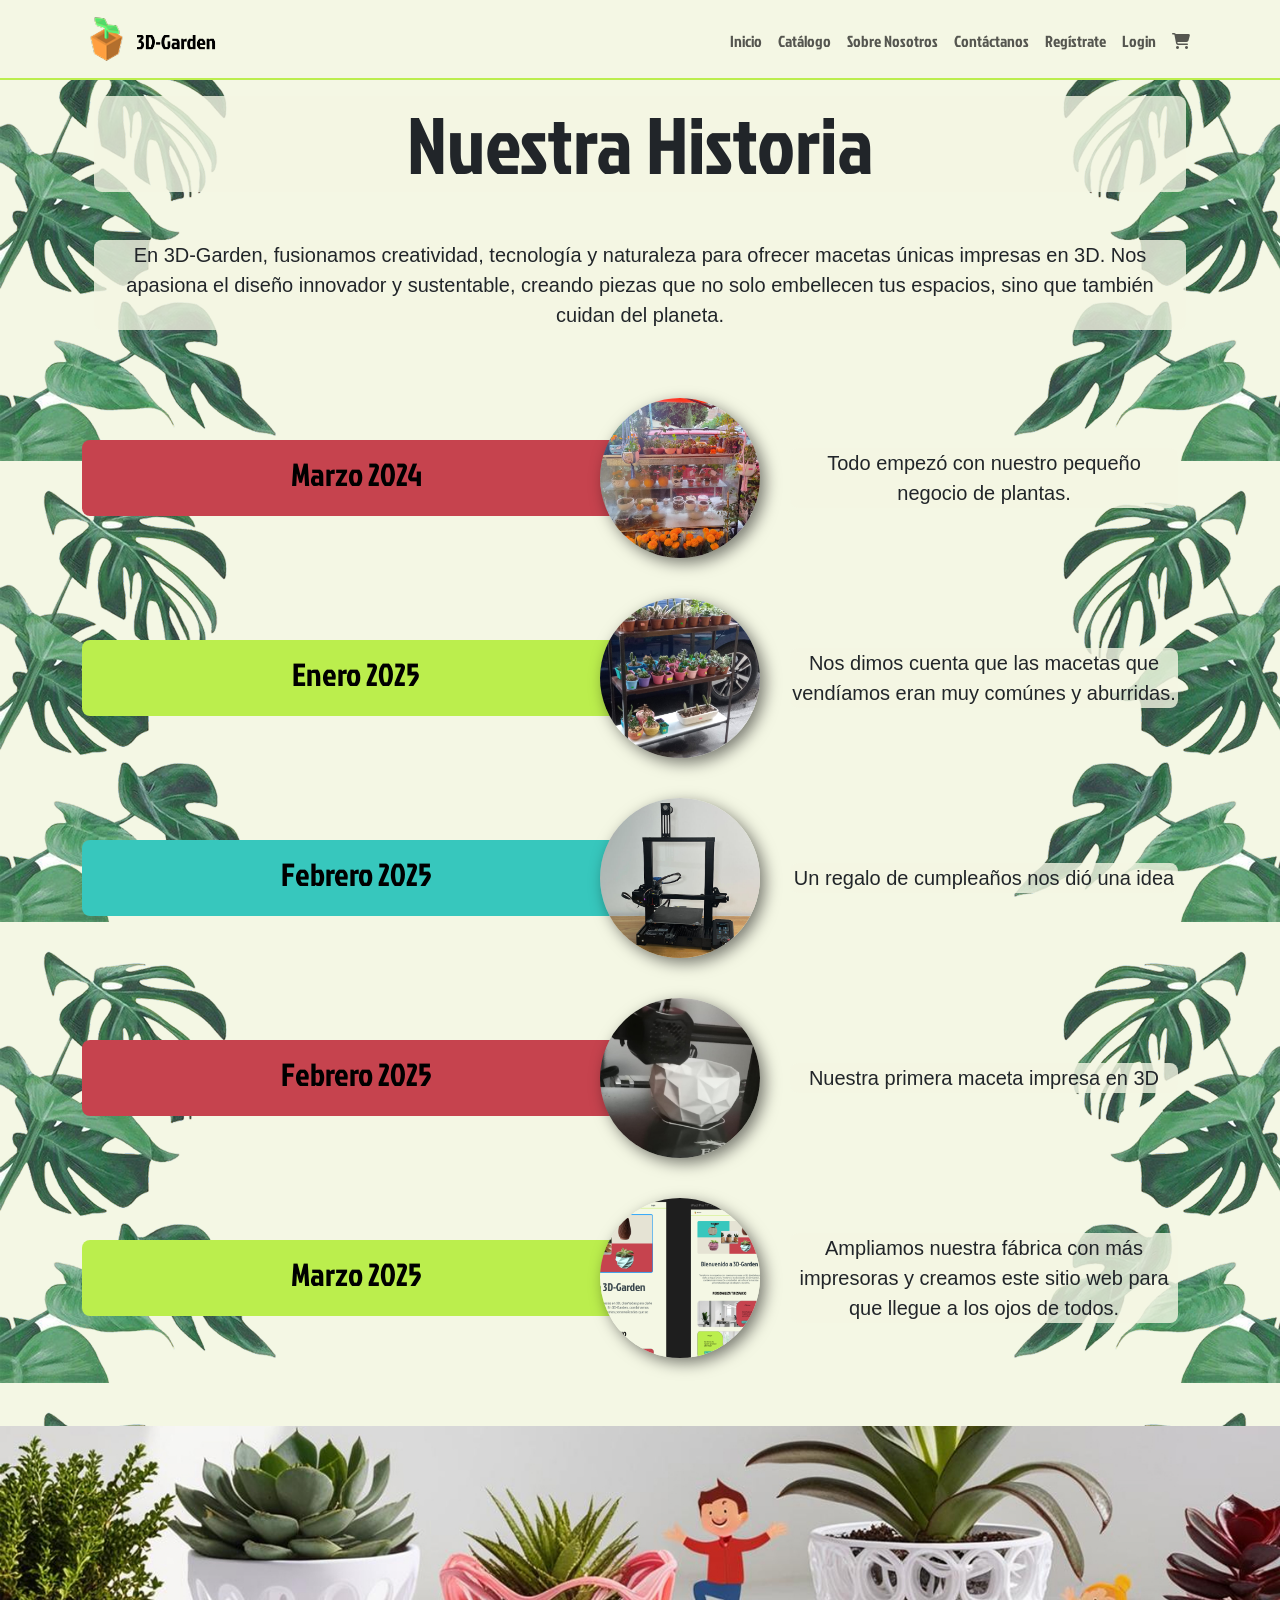
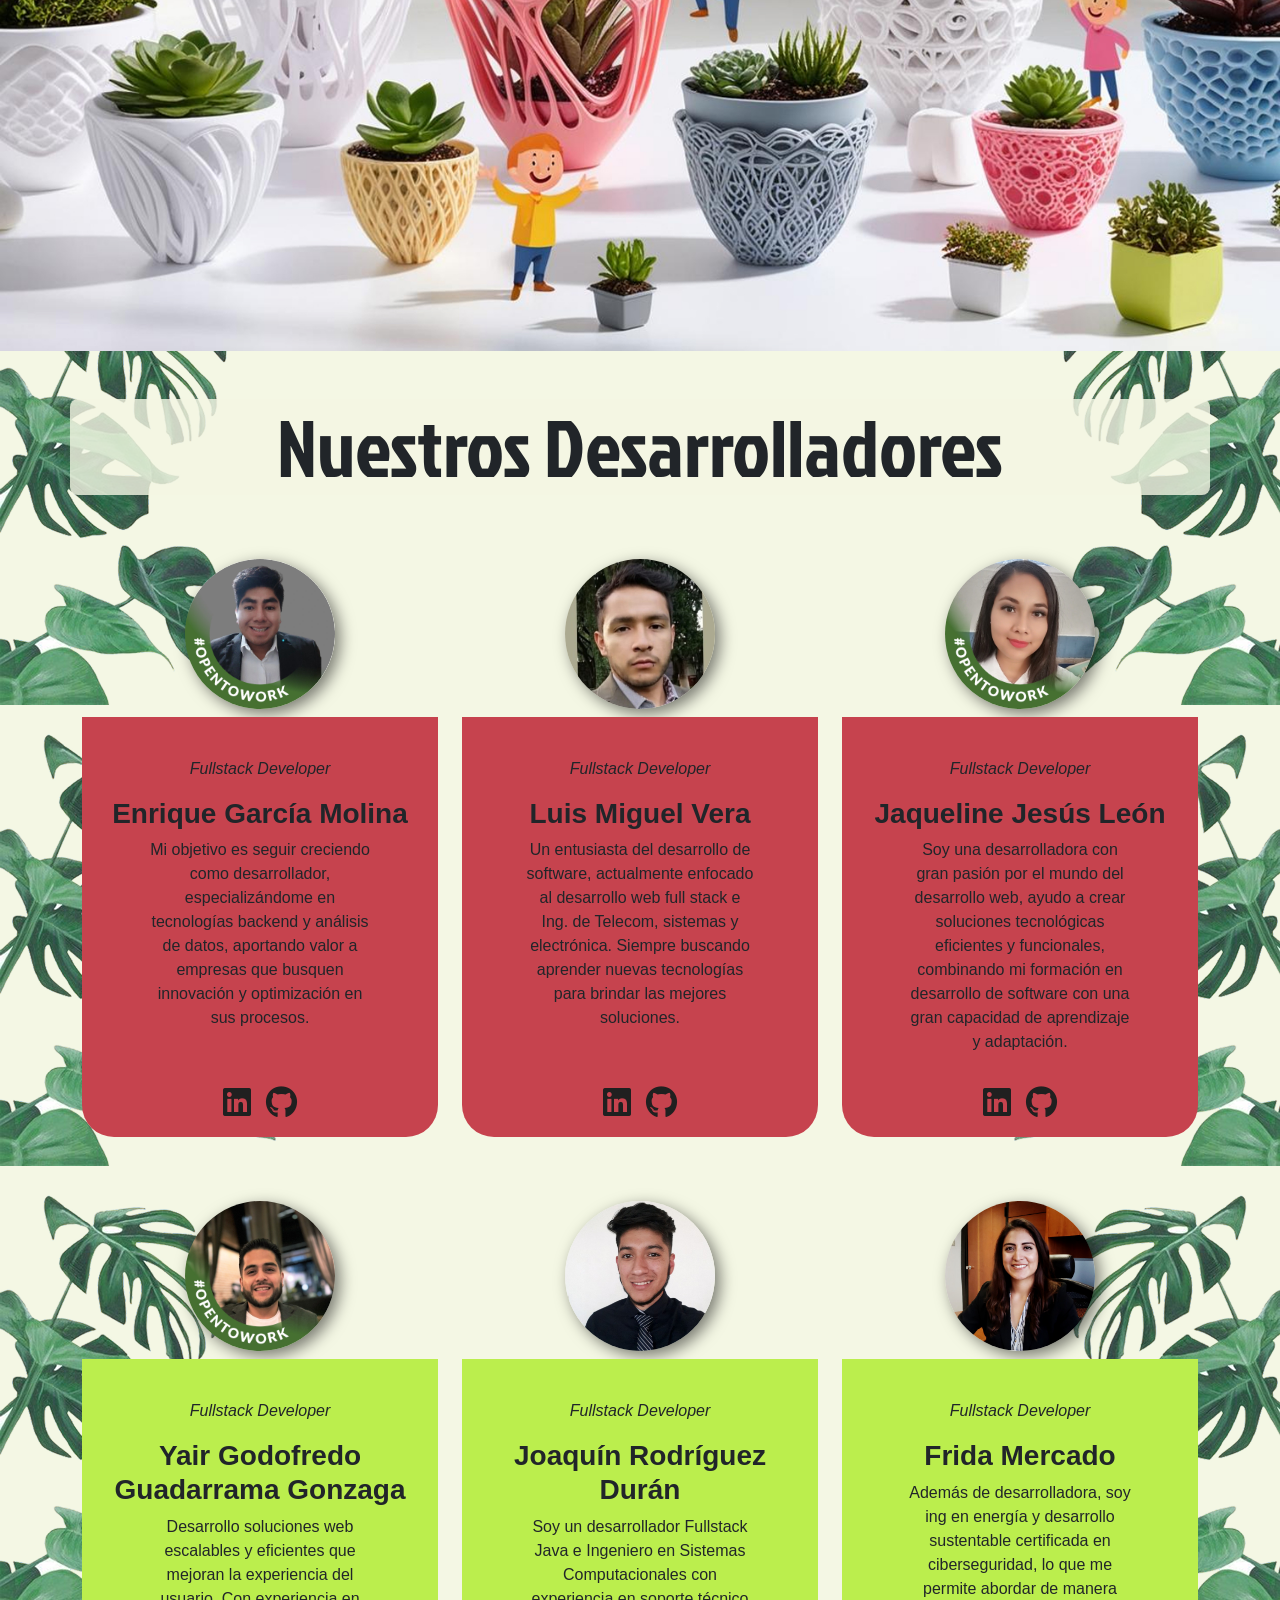
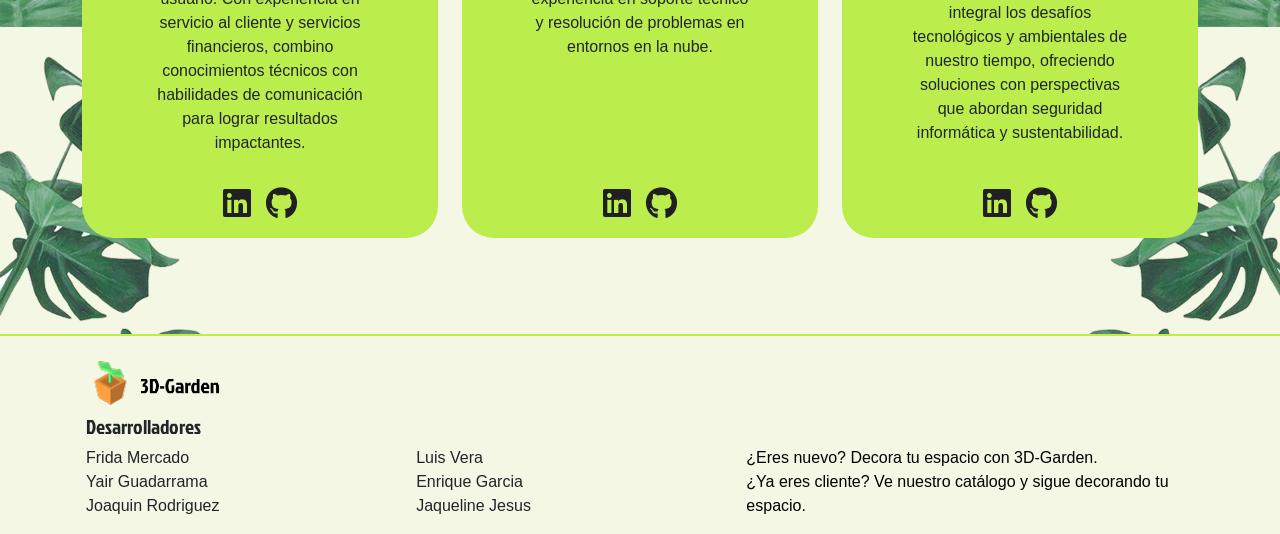
<file: src/main/resources/static/views/about-us.html>
<!DOCTYPE html>
<html lang="es">
  <head>
    <meta charset="UTF-8" />
    <meta name="viewport" content="width=device-width, initial-scale=1.0" />
    <link
      href="https://cdn.jsdelivr.net/npm/bootstrap@5.3.3/dist/css/bootstrap.min.css"
      rel="stylesheet"
      integrity="sha384-QWTKZyjpPEjISv5WaRU9OFeRpok6YctnYmDr5pNlyT2bRjXh0JMhjY6hW+ALEwIH"
      crossorigin="anonymous"
    />
    <link rel="stylesheet" href="https://cdnjs.cloudflare.com/ajax/libs/font-awesome/6.5.1/css/all.min.css"/>
    <link rel="stylesheet" href="../styles.css" />
    <link rel="stylesheet" href="https://fonts.googleapis.com/css2?family=Jockey+One&display=swap">
    <link rel="icon" href="../assets/meta-logo.png">
    <title>About Us</title>
  </head>
  <body id="container-grid">
    <header id="navbar-container" class="fixed-top"></header>

    <main class="pt-5">
        <section class="us-story container-lg">
          <div class="story-container mt-5 us-story-timeline">
          <div class="us-story-text container text-center roboto-flex ">
            <h1 class="text-center display-1 d-none d-sm-block jockey bg-green-opacity rounded-3">Nuestra Historia</h1>
            <h1 class="text-center display-5 d-block d-sm-none jockey bg-green-opacity rounded-3">
              Nuestra Historia
            </h1>
            <div class="container bg-green-opacity rounded-3 mt-5">
            <p class="text-center lead">
              En 3D-Garden, fusionamos creatividad, tecnología y naturaleza para ofrecer macetas únicas impresas en 3D. Nos apasiona el  diseño innovador y sustentable, creando piezas que no solo embellecen tus espacios, sino que también cuidan del planeta.</p>
            </div>
            </div>
          <div class="mt-5 text-center" id="us-story-timeline">
          </div>
        </div>
        </section>

        <section class="us-banner">
          <div class="us-banner-img mt-5">
            <img src="../assets/banner-3dprint.jpg" class="img-fluid" alt="diversidad de macetas">
          </div>
        </section>

        <section class="us-team">
          <div id="us-team-container" class="mt-5 mb-5">
            <div class="container us-team-text bg-green-opacity rounded-3">
              <h1 class="text-center display-1 d-none d-sm-block jockey">Nuestros Desarrolladores</h1>
              <h1 class="text-center display-5 d-block d-sm-none jockey">
                Nuestros Desarrolladores
              </h1>
            </div>
            <div class="container">
            <div id="us-team-cards" class="row mt-5 roboto-flex ">
            </div>
          </div>
          </div>
        </section>
    </main>

    <footer id="footer-container"></footer>
    <script
      src="https://cdn.jsdelivr.net/npm/bootstrap@5.3.3/dist/js/bootstrap.bundle.min.js"
      integrity="sha384-YvpcrYf0tY3lHB60NNkmXc5s9fDVZLESaAA55NDzOxhy9GkcIdslK1eN7N6jIeHz"
      crossorigin="anonymous"
    ></script>
    <script src="../js/navbar.js"></script>
    <script src="../js/footer.js"></script>
    <script src="../js/about-us.js"></script>
  </body>
</html>
</file>
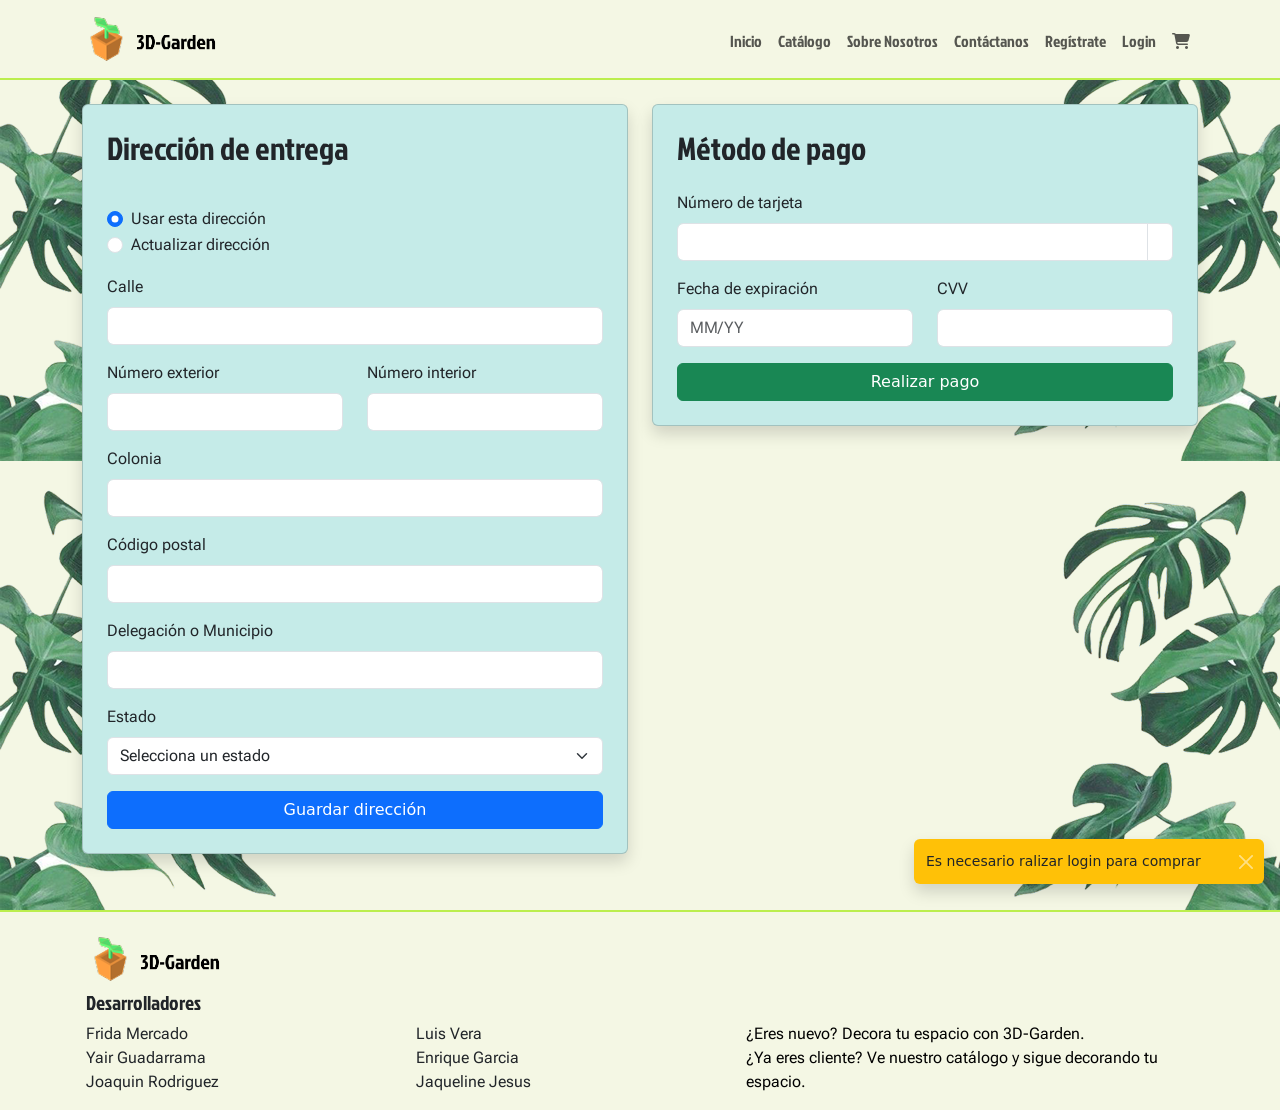
<file: src/main/resources/static/views/checkout.html>
<!DOCTYPE html>
<html lang="es">
  <head>
    <meta charset="UTF-8" />
    <meta name="viewport" content="width=device-width, initial-scale=1.0" />
    <link rel="stylesheet" href="../styles.css" />
    <link
      href="https://cdn.jsdelivr.net/npm/bootstrap@5.3.3/dist/css/bootstrap.min.css"
      rel="stylesheet"
      integrity="sha384-QWTKZyjpPEjISv5WaRU9OFeRpok6YctnYmDr5pNlyT2bRjXh0JMhjY6hW+ALEwIH"
      crossorigin="anonymous"
    />
    <link
      rel="stylesheet"
      href="https://cdnjs.cloudflare.com/ajax/libs/font-awesome/6.5.1/css/all.min.css"
    />
    <link
      rel="stylesheet"
      href="https://fonts.googleapis.com/css2?family=Jockey+One&display=swap"
    />
    <link
      href="https://fonts.googleapis.com/css2?family=Roboto+Flex:wght@100..1000&display=swap"
      rel="stylesheet"
    />
    <link rel="icon" href="../assets/meta-logo.png" />
    <title>Realiza tu pago</title>
  </head>
  <body id="container-grid">
    <header id="navbar-container" class="fixed-top"></header>

    <main class="pt-5">
      <section class="container-lg my-5">
        <div class="row">
          <div class="col-md-6 my-2">
            <div class="card bg-blue p-4 shadow">
              <h2 class="mb-4 jockey">Dirección de entrega</h2>
              <div class="mb-3" id="address-choice-container">
                <p id="saved-address-text" class="roboto-flex"></p>
                <div class="form-check">
                  <input
                    class="form-check-input"
                    type="radio"
                    name="address-choice"
                    id="use-saved"
                    checked
                  />
                  <label class="form-check-label roboto-flex" for="use-saved">
                    Usar esta dirección
                  </label>
                </div>
                <div class="form-check">
                  <input
                    class="form-check-input"
                    type="radio"
                    name="address-choice"
                    id="update-address"
                  />
                  <label
                    class="form-check-label roboto-flex"
                    for="update-address"
                  >
                    Actualizar dirección
                  </label>
                </div>
              </div>
              <form id="shipping-form">
                <div class="mb-3">
                  <label for="street" class="form-label roboto-flex"
                    >Calle</label
                  >
                  <input
                    type="text"
                    class="form-control roboto-flex"
                    id="street"
                    required
                  />
                </div>
                <div class="row">
                  <div class="col-12 col-md-6 mb-3">
                    <label for="ext-number" class="form-label roboto-flex"
                      >Número exterior</label
                    >
                    <input
                      type="text"
                      class="form-control roboto-flex"
                      id="ext-number"
                      required
                    />
                  </div>
                  <div class="col-12 col-md-6 mb-3">
                    <label for="int-number" class="form-label roboto-flex"
                      >Número interior</label
                    >
                    <input
                      type="text"
                      class="form-control roboto-flex"
                      id="int-number"
                    />
                  </div>
                </div>
                <div class="mb-3">
                  <label for="neighborhood" class="form-label roboto-flex"
                    >Colonia</label
                  >
                  <input
                    type="text"
                    class="form-control roboto-flex"
                    id="neighborhood"
                    required
                  />
                </div>
                <div class="mb-3">
                  <label for="zip" class="form-label roboto-flex"
                    >Código postal</label
                  >
                  <input
                    type="text"
                    class="form-control roboto-flex"
                    id="zip"
                    required
                  />
                </div>
                <div class="mb-3">
                  <label for="city" class="form-label roboto-flex"
                    >Delegación o Municipio</label
                  >
                  <input
                    type="text"
                    class="form-control roboto-flex"
                    id="city"
                    required
                  />
                </div>
                <div class="mb-3">
                  <label for="state" class="form-label roboto-flex"
                    >Estado</label
                  >
                  <select class="form-select roboto-flex" id="state" required>
                    <option value="" disabled selected>
                      Selecciona un estado
                    </option>
                    <option value="Aguascalientes">Aguascalientes</option>
                    <option value="Baja California">Baja California</option>
                    <option value="Baja California Sur">
                      Baja California Sur
                    </option>
                    <option value="Campeche">Campeche</option>
                    <option value="Chiapas">Chiapas</option>
                    <option value="Chihuahua">Chihuahua</option>
                    <option value="Ciudad de México">Ciudad de México</option>
                    <option value="Coahuila">Coahuila</option>
                    <option value="Colima">Colima</option>
                    <option value="Durango">Durango</option>
                    <option value="Estado de México">Estado de México</option>
                    <option value="Guanajuato">Guanajuato</option>
                    <option value="Guerrero">Guerrero</option>
                    <option value="Hidalgo">Hidalgo</option>
                    <option value="Jalisco">Jalisco</option>
                    <option value="Michoacán">Michoacán</option>
                    <option value="Morelos">Morelos</option>
                    <option value="Nayarit">Nayarit</option>
                    <option value="Nuevo León">Nuevo León</option>
                    <option value="Oaxaca">Oaxaca</option>
                    <option value="Puebla">Puebla</option>
                    <option value="Querétaro">Querétaro</option>
                    <option value="Quintana Roo">Quintana Roo</option>
                    <option value="San Luis Potosí">San Luis Potosí</option>
                    <option value="Sinaloa">Sinaloa</option>
                    <option value="Sonora">Sonora</option>
                    <option value="Tabasco">Tabasco</option>
                    <option value="Tamaulipas">Tamaulipas</option>
                    <option value="Tlaxcala">Tlaxcala</option>
                    <option value="Veracruz">Veracruz</option>
                    <option value="Yucatán">Yucatán</option>
                    <option value="Zacatecas">Zacatecas</option>
                  </select>
                </div>
                <button type="submit" class="btn btn-primary w-100 roboto-flex">
                  Guardar dirección
                </button>
              </form>
            </div>
          </div>

          <div class="col-md-6 my-2">
            <div class="card bg-blue p-4 shadow">
              <h2 class="mb-4 jockey">Método de pago</h2>
              <form id="payment-form">
                <div class="mb-3 position-relative">
                  <label for="card-number" class="form-label roboto-flex"
                    >Número de tarjeta</label
                  >
                  <div class="input-group">
                    <input
                      type="text"
                      class="form-control roboto-flex"
                      id="card-number"
                      maxlength="19"
                      required
                    />
                    <span
                      class="input-group-text bg-white"
                      id="card-brand"
                    ></span>
                  </div>
                </div>
                <div class="row">
                  <div class="col-md-6 mb-3">
                    <label for="expiry-date" class="form-label roboto-flex"
                      >Fecha de expiración</label
                    >
                    <input
                      type="text"
                      class="form-control roboto-flex"
                      id="expiry-date"
                      placeholder="MM/YY"
                      required
                    />
                  </div>
                  <div class="col-md-6 mb-3">
                    <label for="cvv" class="form-label roboto-flex">CVV</label>
                    <input
                      type="text"
                      class="form-control roboto-flex"
                      id="cvv"
                      maxlength="4"
                      required
                    />
                  </div>
                </div>
                <button type="submit" class="btn btn-success w-100 roboto-flex">
                  Realizar pago
                </button>
              </form>
            </div>
          </div>
        </div>
      </section>
    </main>

    <footer id="footer-container"></footer>

    <div class="toast-container position-fixed bottom-0 end-0 p-3">
      <div
        id="main-toast"
        class="toast align-items-center text-white bg-primary border-0"
        role="alert"
        aria-live="assertive"
        aria-atomic="true"
      >
        <div class="d-flex">
          <div class="toast-body" id="toast-body"></div>
          <button
            type="button"
            class="btn-close btn-close-white me-2 m-auto"
            data-bs-dismiss="toast"
            aria-label="Close"
          ></button>
        </div>
      </div>
    </div>

    <script
      src="https://cdn.jsdelivr.net/npm/bootstrap@5.3.3/dist/js/bootstrap.bundle.min.js"
      integrity="sha384-YvpcrYf0tY3lHB60NNkmXc5s9fDVZLESaAA55NDzOxhy9GkcIdslK1eN7N6jIeHz"
      crossorigin="anonymous"
    ></script>
    <script src="../js/navbar.js"></script>
    <script src="../js/footer.js"></script>
    <script src="../js/checkout.js"></script>
  </body>
</html>
</file>
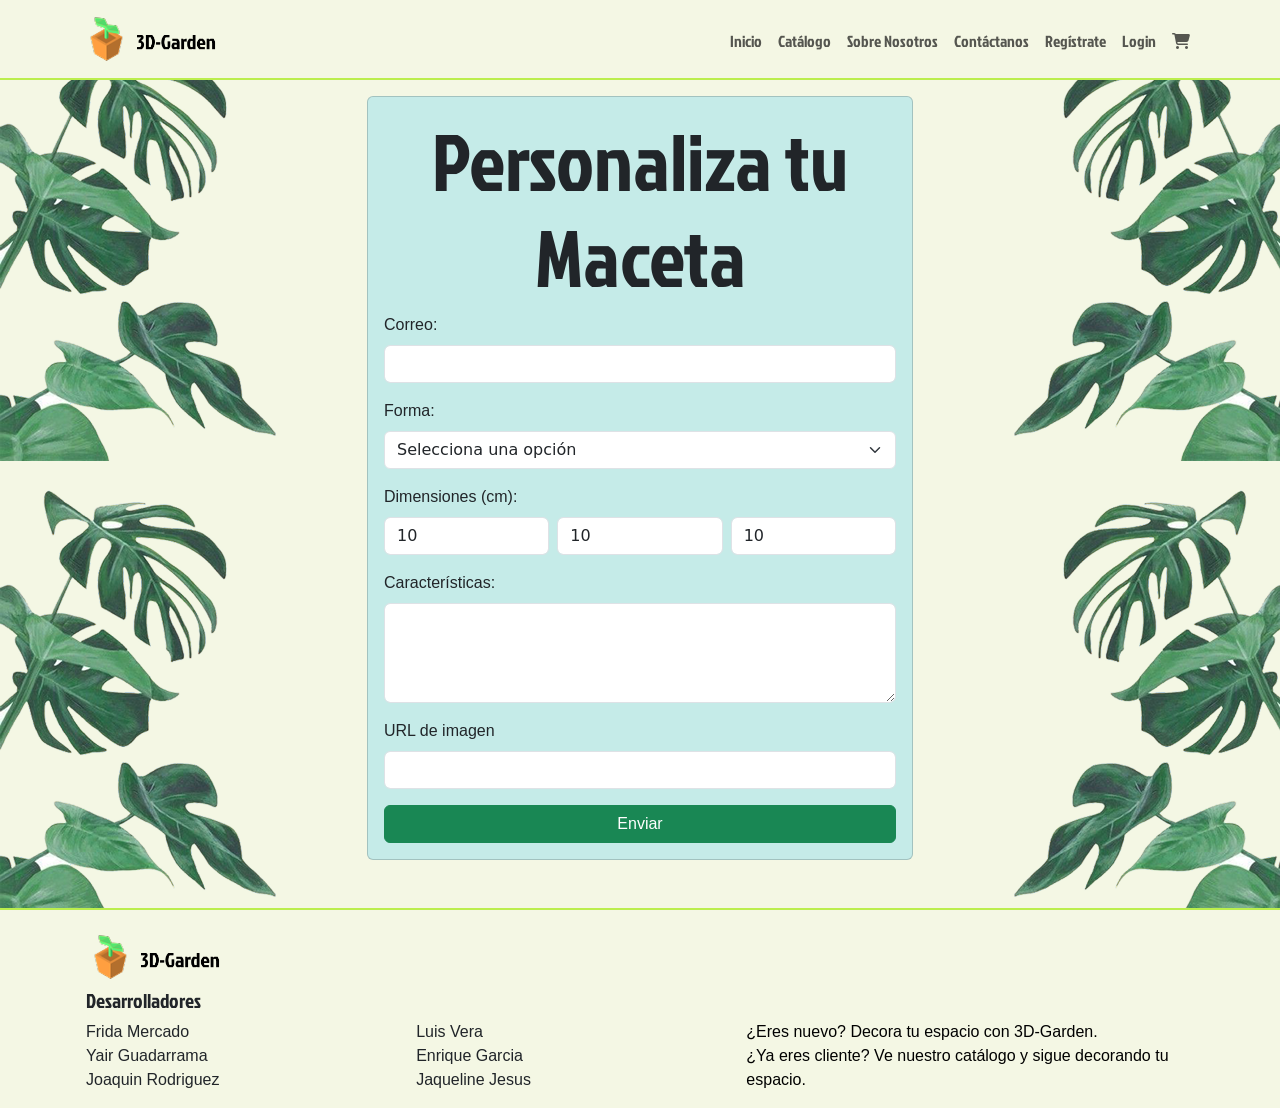
<file: src/main/resources/static/views/customization.html>
<!DOCTYPE html>
<html lang="es">

<head>
  <meta charset="UTF-8" />
  <meta name="viewport" content="width=device-width, initial-scale=1.0" />
  <link href="https://cdn.jsdelivr.net/npm/bootstrap@5.3.3/dist/css/bootstrap.min.css" rel="stylesheet"
        integrity="sha384-QWTKZyjpPEjISv5WaRU9OFeRpok6YctnYmDr5pNlyT2bRjXh0JMhjY6hW+ALEwIH" crossorigin="anonymous" />
  <link rel="stylesheet" href="https://cdnjs.cloudflare.com/ajax/libs/font-awesome/6.5.1/css/all.min.css" />
  <link rel="stylesheet" href="../styles.css" />
  <link rel="stylesheet" href="https://fonts.googleapis.com/css2?family=Jockey+One&display=swap" />
  <link rel="icon" href="../assets/meta-logo.png" />
  <title>Perzonaliza tu pedido</title>
</head>

<body id="container-grid">
<header id="navbar-container" class="fixed-top"></header>

<main class="container pt-5">
  <div class="row justify-content-center my-5">
    <div class="col-md-8 col-lg-6">
      <div class="card bg-blue">
        <div class="card-body">
          <div>
            <h1 class="text-center display-1 d-none d-sm-block jockey">
              Personaliza tu Maceta
            </h1>
            <h1 class="text-center display-5 d-block d-sm-none jockey">
              Personaliza tu Maceta
            </h1>
          </div>
          <form id="formularioMaceta">
            <div class="mb-3">
              <label for="correo" class="form-label roboto-flex">Correo:</label>
              <input type="email" class="form-control" id="correo" required/>
            </div>

            <div class="mb-3">
              <label for="diseñoMaceta" class="form-label roboto-flex">Forma:</label>
              <select class="form-select" id="diseñoMaceta" required>
                <option value="" selected>Selecciona una opción</option>
                <option value="Cilíndrica">Cilíndrica</option>
                <option value="Cuadrada">Cuadrada</option>
                <option value="Rectangular">Rectangular</option>
              </select>
            </div>

            <div class="mb-3">
              <label for="dimensiones" class="form-label roboto-flex">Dimensiones (cm):</label>
              <div class="row g-2">
                <div class="col-12 col-sm-4">
                  <input type="number" class="form-control" placeholder="Altura" id="altura" min="10" max="30"
                         value="10" required />
                </div>
                <div class="col-12 col-sm-4">
                  <input type="number" class="form-control" placeholder="Ancho" id="ancho" min="10" max="30"
                         value="10" required />
                </div>
                <div class="col-12 col-sm-4">
                  <input type="number" class="form-control" placeholder="Profundidad" id="profundidad" min="10"
                         max="30" value="10" required />
                </div>
              </div>
            </div>

            <div class="mb-3">
              <label for="message" class="form-label roboto-flex">Características:</label>
              <textarea class="form-control" id="message" rows="3" style="height: 100px"></textarea>
            </div>

            <div class="mb-3">
              <label for="imagenMaceta" class="form-label roboto-flex">URL de imagen</label>
              <input type="text" class="form-control" id="imagenMaceta" required/>
              <button type="button" id="borrarImagen" class="btn btn-success mt-2" style="display: none">
                Borrar Imagen
              </button>
            </div>

            <button type="submit" class="btn btn-success w-100 roboto-flex">
              Enviar
            </button>
          </form>
        </div>
      </div>
    </div>
  </div>
</main>
<!-- Toast de Bootstrap para mostrar alertas -->
<div id="toastContainer" aria-live="assertive" aria-atomic="true"
     class="position-fixed top-50 start-50 translate-middle text-center">
  <div id="toast" class="toast" role="alert" aria-live="assertive" aria-atomic="true">
    <div class="toast-header">
      <strong class="me-auto">Notificación</strong>
      <button type="button" class="btn-close btn-custom-color" data-bs-dismiss="toast" aria-label="Close"></button>
    </div>
    <div class="toast-body" id="toastMessage"></div>
  </div>
</div>

<footer id="footer-container"></footer>

<script src="https://cdn.jsdelivr.net/npm/bootstrap@5.3.3/dist/js/bootstrap.bundle.min.js"
        integrity="sha384-YvpcrYf0tY3lHB60NNkmXc5s9fDVZLESaAA55NDzOxhy9GkcIdslK1eN7N6jIeHz"
        crossorigin="anonymous"></script>
<script src="../js/navbar.js"></script>
<script src="../js/footer.js"></script>
<script src="../js/customization.js"></script>
</body>

</html>
</file>
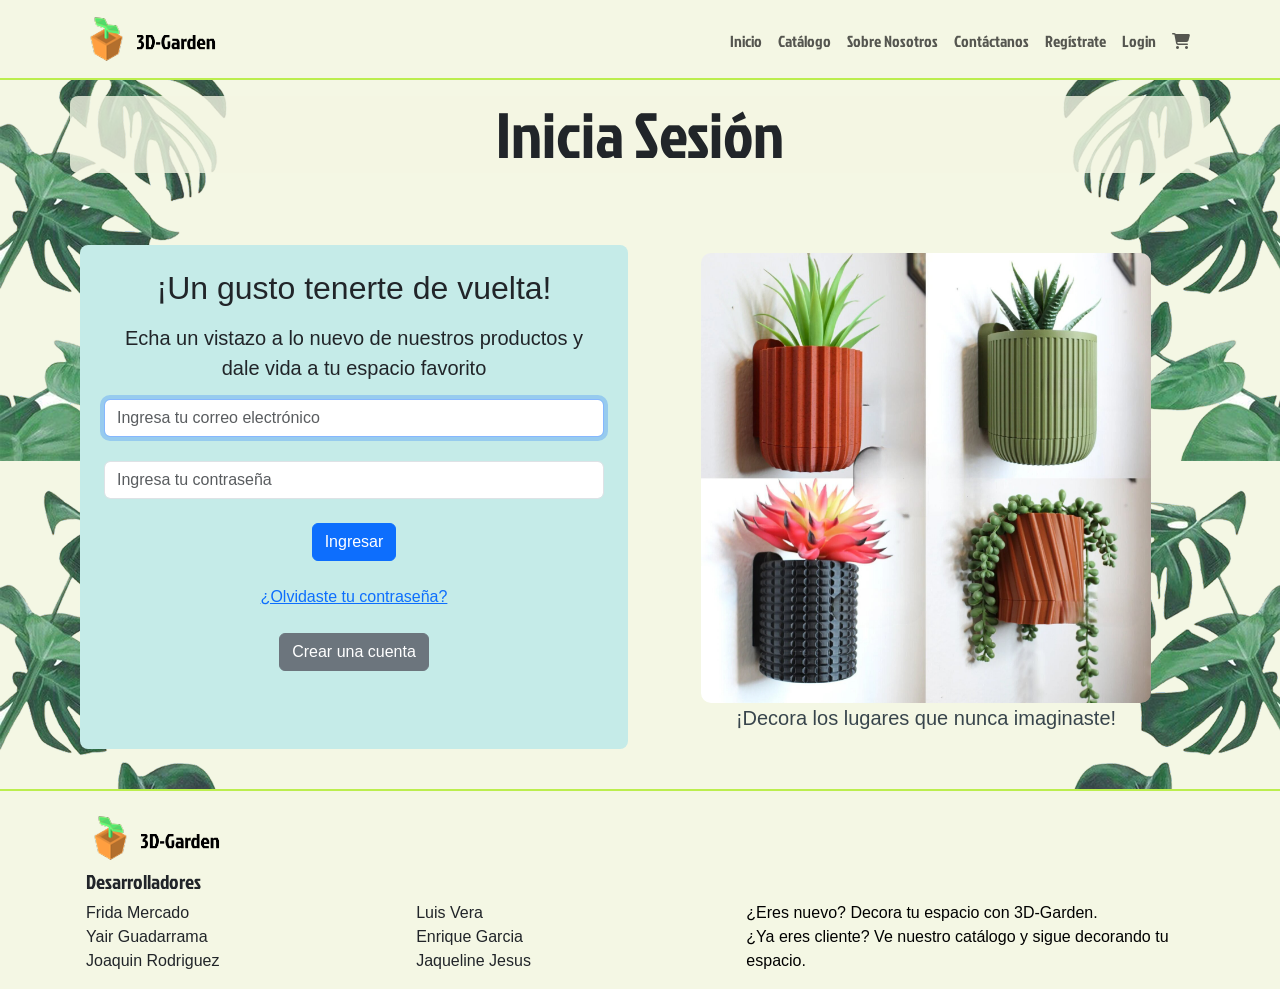
<file: src/main/resources/static/views/login.html>
<!DOCTYPE html>
<html lang="es">
  <head>
    <meta charset="UTF-8" />
    <meta name="viewport" content="width=device-width, initial-scale=1.0" />
    <link
      href="https://cdn.jsdelivr.net/npm/bootstrap@5.3.3/dist/css/bootstrap.min.css"
      rel="stylesheet"
      integrity="sha384-QWTKZyjpPEjISv5WaRU9OFeRpok6YctnYmDr5pNlyT2bRjXh0JMhjY6hW+ALEwIH"
      crossorigin="anonymous"
    />
    <link
            rel="stylesheet"
            href="https://cdnjs.cloudflare.com/ajax/libs/font-awesome/6.5.1/css/all.min.css"
    />
    <link rel="stylesheet" href="../styles.css" />
    <link rel="stylesheet" href="https://fonts.googleapis.com/css2?family=Jockey+One&display=swap">
    <link rel="icon" href="../assets/meta-logo.png">
    <title>Inicia Sesión</title>
  </head>
  <body id="container-grid">
    <header id="navbar-container" class="fixed-top"></header>
    <main class="mt-5">
      <section class="mt-5">
        <!-- Título grande para pantallas medianas en adelante -->
        <div class="container mb-5 bg-green-opacity rounded-3">
          <h1 class="text-center display-3 d-none d-sm-block jockey">Inicia Sesión</h1>
        </div>
        <!-- Título pequeño para móviles -->
        <div class="container mb-5 bg-green-opacity rounded-3">
          <h1 class="text-center display-5 d-block d-sm-none jockey">Inicia Sesión</h1>
        </div>
      </section>
      <section class="login-container my-3 py-md-4 py-2"> 
        <div class="row align-items-stretch">
          <!-- Formulario -->
          <div class="col-12 col-md-6 d-flex">
            <div class="p-4 rounded-3 bg-blue w-100 text-center font-size-1 roboto-flex">
              <div class="mb-3">
                <h2>¡Un gusto tenerte de vuelta!</h2>
              </div>
              <p class="text-center lead">Echa un vistazo a lo nuevo de nuestros productos y dale vida a tu espacio favorito</p>
              <form>
                <div class="mb-4">
                  <input type="text" class="form-control" placeholder="Ingresa tu correo electrónico" required>
                </div>
                <div class="mb-4">
                  <input type="password" class="form-control" placeholder="Ingresa tu contraseña" required>
                </div>
                <button type="submit" class="btn btn-primary">Ingresar</button>
                <div class="mt-4">
                  <a href="#">¿Olvidaste tu contraseña?</a>
                </div>
                <div class="mt-4">
                  <a href="register.html" class="btn btn-secondary">Crear una cuenta</a>
                </div>
              </form>
            </div>
          </div>

          <!-- Carrusel -->
          <div class="col-12 col-md-6 d-flex ">
            <div id="carouselExampleAutoplaying" class="carousel slide w-100" data-bs-ride="carousel">
              <div class="carousel-inner carousel-text roboto-flex">
                <div class="carousel-item active">
                  <img src="../assets/de pared 2_sin texto.jpg" class="d-block w-100" alt="Imagen 1">
                  <p class="text-center lead">¡Decora los lugares que nunca imaginaste!</p>
                </div>
                <div class="carousel-item">
                  <img src="../assets/columpio.jpg" class="d-block w-100" alt="Imagen 2">
                  <p class="text-center lead">Los diseños más interesantes para tu lugar de trabajo</p>
                </div>
                <div class="carousel-item">
                  <img src="../assets/pokemon.jpg" class="d-block w-100" alt="Imagen 3">
                  <p class="text-center lead">Atrapa las mejores macetas antes de que se agoten.</p>
                </div>
              </div>
            </div>
          </div>
        </div>
      </section>
    </main>

    <footer id="footer-container"></footer>

    <script
      src="https://cdn.jsdelivr.net/npm/bootstrap@5.3.3/dist/js/bootstrap.bundle.min.js"
      integrity="sha384-YvpcrYf0tY3lHB60NNkmXc5s9fDVZLESaAA55NDzOxhy9GkcIdslK1eN7N6jIeHz"
      crossorigin="anonymous"
    ></script>
    <script src="../js/navbar.js"></script>
    <script src="../js/footer.js"></script>
    <script src="../js/login.js"></script>
  </body>
</html>
</file>
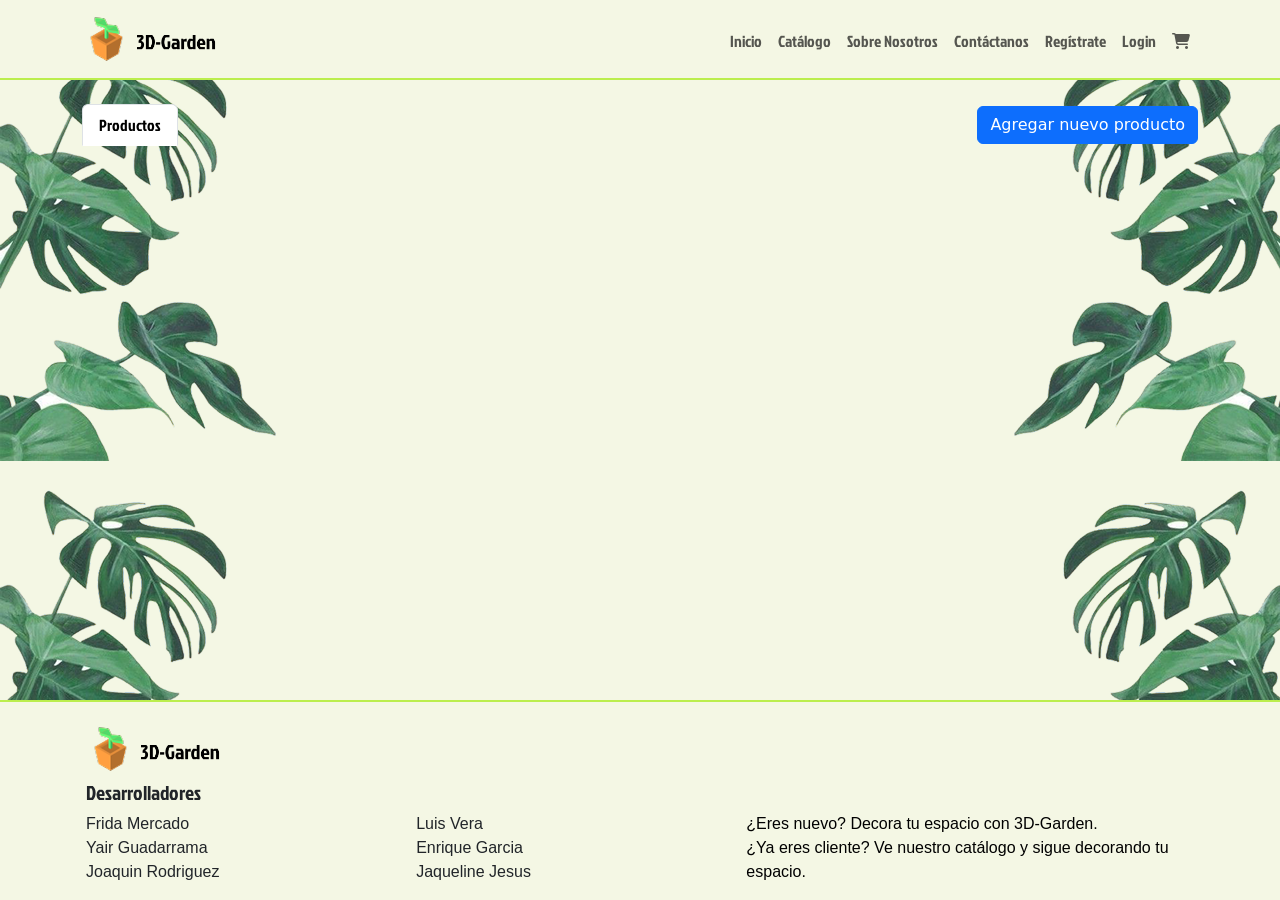
<file: src/main/resources/static/views/management.html>
<!DOCTYPE html>
<html lang="es">

<head>
  <meta charset="UTF-8" />
  <meta name="viewport" content="width=device-width, initial-scale=1.0" />
  <link href="https://cdn.jsdelivr.net/npm/bootstrap@5.3.3/dist/css/bootstrap.min.css" rel="stylesheet"
        integrity="sha384-QWTKZyjpPEjISv5WaRU9OFeRpok6YctnYmDr5pNlyT2bRjXh0JMhjY6hW+ALEwIH" crossorigin="anonymous" />
  <link rel="stylesheet" href="https://cdnjs.cloudflare.com/ajax/libs/font-awesome/6.5.1/css/all.min.css" />
  <link rel="stylesheet" href="../styles.css" />
  <link rel="stylesheet" href="https://fonts.googleapis.com/css2?family=Jockey+One&display=swap" />
  <link rel="icon" href="../assets/meta-logo.png" />
  <title>Administra tu inventario</title>
</head>

<body id="container-grid">
<header id="navbar-container" class="fixed-top"></header>

<main class="pt-5">
  <div class="container pt-5">
    <div class="d-flex justify-content-between align-items-center mt-2">
      <!-- Managament tabs -->
      <ul class="nav nav-tabs">
        <li class="nav-item">
          <a class="nav-link active" id="products-tab" aria-current="page" href="#">Productos</a>
        </li>
      </ul>

      <!-- Button trigger modal -->
      <button type="button" class="btn btn-primary" data-bs-toggle="modal" data-bs-target="#addProduct">
        Agregar nuevo producto
      </button>
    </div>

    <div class="table-container overflow-auto">
      <table id="mainTable" class="table mt-2"></table>
    </div>

    <!-- Modal add product -->
    <div class="modal fade" id="addProduct" tabindex="-1">
      <div class="modal-dialog">
        <div class="modal-content">
          <div class="modal-header">
            <h5 class="modal-title">Agregar Producto</h5>
            <button type="button" class="btn-close" data-bs-dismiss="modal" aria-label="Close"></button>
          </div>
          <div class="modal-body">
            <form>
              <div class="mb-3">
                <label for="name" class="form-label">Nombre</label>
                <input type="text" class="form-control" id="name" required />
              </div>
              <div class="mb-3">
                <label for="image" class="form-label">URL de Imagen</label>
                <input type="text" class="form-control" id="image"/>
              </div>
              <div class="mb-3">
                <label for="description" class="form-label">Descripción</label>
                <input type="text" class="form-control" id="description" required />
              </div>
              <div class="mb-3">
                <label for="stock" class="form-label">Stock</label>
                <input type="number" class="form-control" id="stock" required />
              </div>
              <div class="mb-3">
                <label for="price" class="form-label">Precio</label>
                <input type="number" class="form-control" id="price" required />
              </div>
              <button type="submit" onclick="addProduct(event)" class="btn btn-primary">Agregar</button>
            </form>
          </div>
        </div>
      </div>
    </div>

    <!-- Modal edit product -->
    <div class="modal fade" id="editProduct" tabindex="-1">
      <div class="modal-dialog">
        <div class="modal-content">
          <div class="modal-header">
            <h5 class="modal-title">Editar Producto</h5>
            <button type="button" class="btn-close" data-bs-dismiss="modal" aria-label="Close"></button>
          </div>
          <div class="modal-body">
            <form>
              <div class="mb-3">
                <label for="edit_name" class="form-label">Nombre</label>
                <input type="text" class="form-control" id="edit_name" required/>
              </div>
              <div class="mb-3">
                <label for="edit_image" class="form-label">URL de Imagen</label>
                <input type="text" class="form-control" id="edit_image"/>
              </div>
              <div class="mb-3">
                <label for="edit_description" class="form-label">Descripción</label>
                <input type="text" class="form-control" id="edit_description" required/>
              </div>
              <div class="mb-3">
                <label for="edit_stock" class="form-label">Stock</label>
                <input type="number" class="form-control" id="edit_stock" required/>
              </div>
              <div class="mb-3">
                <label for="edit_price" class="form-label">Precio</label>
                <input type="number" class="form-control" id="edit_price" required/>
              </div>
              <button type="submit" onclick="editProduct(event)" class="btn btn-primary">Guardar</button>
            </form>
          </div>
        </div>
      </div>
    </div>

    <!-- Modal delete product -->
    <div class="modal fade" id="confirmDeleteProduct" tabindex="-1">
      <div class="modal-dialog">
        <div class="modal-content">
          <div class="modal-header">
            <h5 class="modal-title">Confirmar eliminación</h5>
            <button type="button" class="btn-close" data-bs-dismiss="modal"></button>
          </div>
          <div class="modal-body">
            <p>¿Estás seguro que deseas eliminar este producto?</p>
          </div>
          <div class="modal-footer">
            <button type="button" class="btn btn-secondary" data-bs-dismiss="modal">
              Cancelar
            </button>
            <button type="button" onclick="deleteProduct()" class="btn btn-danger">Eliminar</button>
          </div>
        </div>
      </div>
    </div>
  </div>
</main>

<footer id="footer-container"></footer>

<script src="https://cdn.jsdelivr.net/npm/bootstrap@5.3.3/dist/js/bootstrap.bundle.min.js"
        integrity="sha384-YvpcrYf0tY3lHB60NNkmXc5s9fDVZLESaAA55NDzOxhy9GkcIdslK1eN7N6jIeHz"
        crossorigin="anonymous"></script>
<script src="../js/management.js"></script>
<script src="../js/navbar.js"></script>
<script src="../js/footer.js"></script>
</body>

</html>
</file>
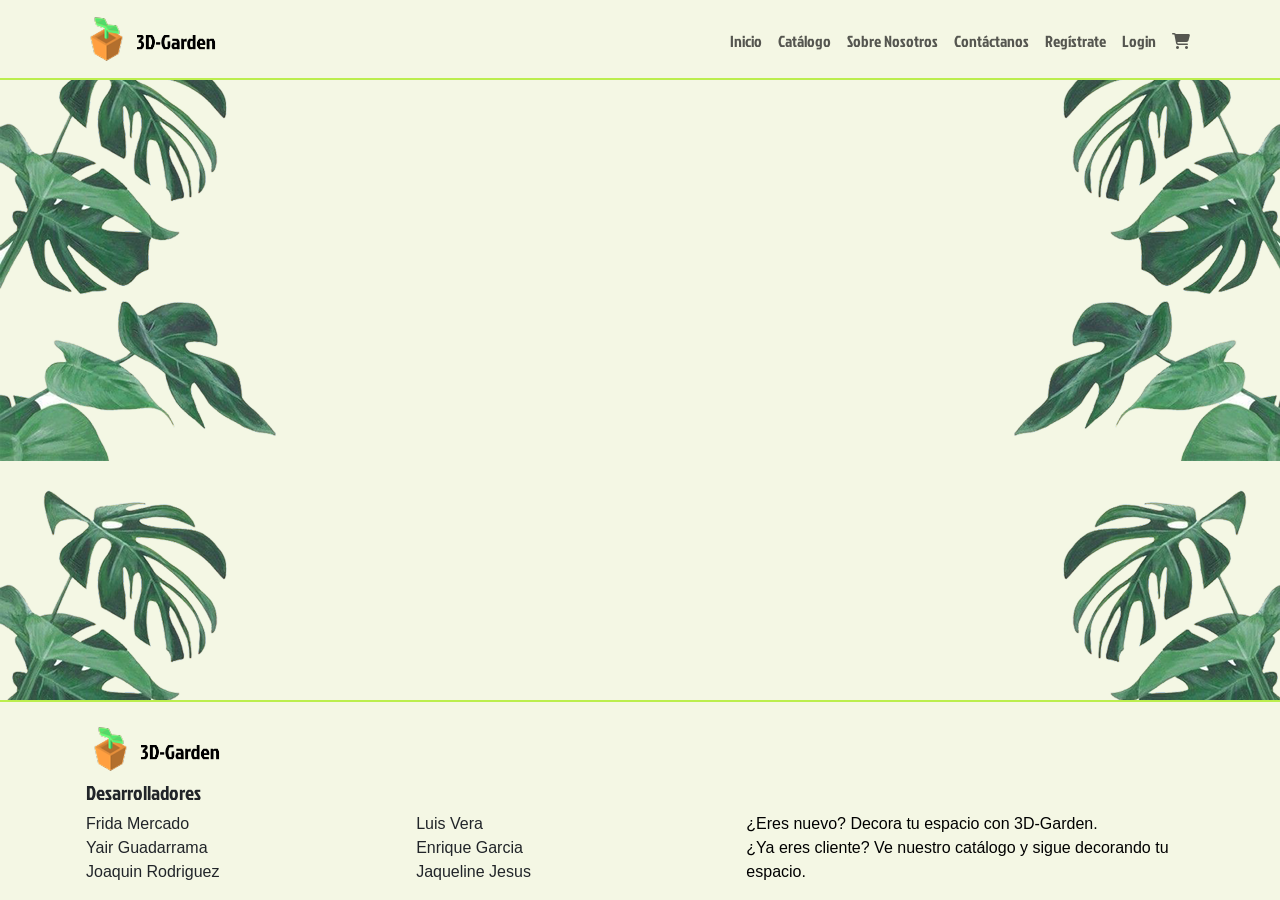
<file: src/main/resources/static/views/product-detail.html>
<!DOCTYPE html>
<html lang="es">
  <head>
    <meta charset="UTF-8" />
    <meta name="viewport" content="width=device-width, initial-scale=1.0" />
    <link
      href="https://cdn.jsdelivr.net/npm/bootstrap@5.3.3/dist/css/bootstrap.min.css"
      rel="stylesheet"
      integrity="sha384-QWTKZyjpPEjISv5WaRU9OFeRpok6YctnYmDr5pNlyT2bRjXh0JMhjY6hW+ALEwIH"
      crossorigin="anonymous"
    />
    <link
      rel="stylesheet"
      href="https://cdnjs.cloudflare.com/ajax/libs/font-awesome/6.5.1/css/all.min.css"
    />
    <link rel="stylesheet" href="../styles.css" />
    <link
      rel="stylesheet"
      href="https://fonts.googleapis.com/css2?family=Jockey+One&display=swap"
    />
    <link rel="icon" href="../assets/meta-logo.png" />
    <title>Detalle del producto</title>
  </head>
  <body id="container-grid">
    <header id="navbar-container" class="fixed-top"></header>

    <main class="pt-5">
      <div class="container"></div>
    </main>

    <footer id="footer-container"></footer>

    <script
      src="https://cdn.jsdelivr.net/npm/bootstrap@5.3.3/dist/js/bootstrap.bundle.min.js"
      integrity="sha384-YvpcrYf0tY3lHB60NNkmXc5s9fDVZLESaAA55NDzOxhy9GkcIdslK1eN7N6jIeHz"
      crossorigin="anonymous"
    ></script>
    <script src="../js/navbar.js"></script>
    <script src="../js/footer.js"></script>
    <!-- <script src="./js/logica-de-la-pagina"></script> -->
  </body>
</html>
</file>
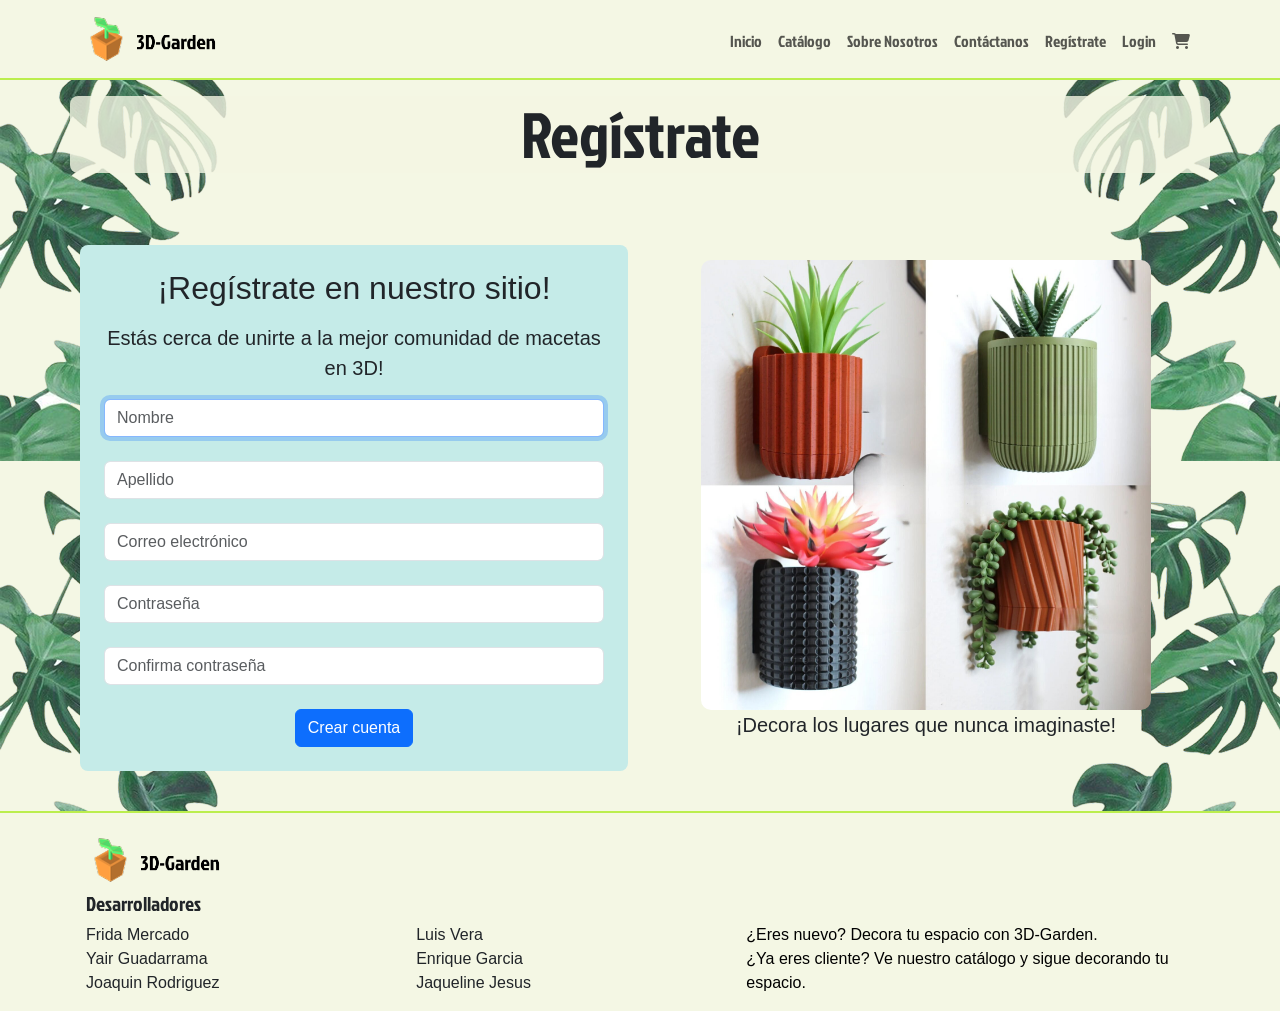
<file: src/main/resources/static/views/register.html>
<!DOCTYPE html>
<html lang="es">
  <head>
    <meta charset="UTF-8" />
    <meta name="viewport" content="width=device-width, initial-scale=1.0" />
    <link
      href="https://cdn.jsdelivr.net/npm/bootstrap@5.3.3/dist/css/bootstrap.min.css"
      rel="stylesheet"
      integrity="sha384-QWTKZyjpPEjISv5WaRU9OFeRpok6YctnYmDr5pNlyT2bRjXh0JMhjY6hW+ALEwIH"
      crossorigin="anonymous"
    />
    <link
            rel="stylesheet"
            href="https://cdnjs.cloudflare.com/ajax/libs/font-awesome/6.5.1/css/all.min.css"
    />
    <link rel="stylesheet" href="../styles.css" />
    <link rel="stylesheet" href="https://fonts.googleapis.com/css2?family=Jockey+One&display=swap">
    <link rel="icon" href="../assets/meta-logo.png">
    <title>Regístrate</title>
  </head>
  <body id="container-grid">
    <header id="navbar-container" class="fixed-top"></header>


    <main class="mt-5">
      <section class="mt-5">
        <!-- Título grande para pantallas medianas en adelante -->
        <div class="container bg-green-opacity rounded-3">
          <h1 class="text-center display-3 d-none d-sm-block jockey">Regístrate</h1>
        </div>
        <!-- Título pequeño para móviles -->
        <div class="container mb-5 bg-green-opacity rounded-3">
        <h1 class="text-center display-5 d-block d-sm-none jockey">Regístrate</h1>
        </div>
      </section>

        <section class=" login-container my-3 py-md-4 py-2">
          <div class="row align-items-stretch"> 
            <!-- Formulario en el lado izquierdo -->
            <div class="col-12 col-md-6 d-flex">
              <div class="p-4 rounded-3 bg-blue w-100 text-center font-size-1 roboto-flex"> 
                <div class="mb-3">
                  <h2>¡Regístrate en nuestro sitio!</h2>
                </div>
                <p class="text-center lead">Estás cerca de unirte a la mejor comunidad de macetas en 3D!</p> 
                <form class="responsive-form">
                  <div class="mb-4">
                    <input type="text" class="form-control" name="firtsName" placeholder="Nombre" required>
                  </div>
                  <div class="mb-4">
                    <input type="text" class="form-control" name="lastName" placeholder="Apellido" required>
                  </div>
                  <div class="mb-4">
                    <input type="email" class="form-control" placeholder="Correo electrónico" required>
                  </div>
                  <div class="mb-4">
                    <input type="password" class="form-control" placeholder="Contraseña" required>
                  </div>
                  <div class="mb-4">
                    <input type="password" class="form-control" placeholder="Confirma contraseña" required>
                  </div>
                  <button type="submit" class="btn btn-primary">Crear cuenta</button>
                </form>
              </div>
            </div>
        
            <!-- Carrusel en el lado derecho -->
            <div class="col-12 col-md-6 d-flex">
              <div id="carouselExampleAutoplaying" class="carousel slide w-100" data-bs-ride="carousel">
                <div class="carousel-inner roboto-flex">
                  <div class="carousel-item active">
                    <img src="../assets/de pared 2_sin texto.jpg" class="d-block w-100" alt="Imagen 1">
                    <p class="text-center lead"><strong>¡Decora los lugares que nunca imaginaste!</strong></p>
                  </div>
                  <div class="carousel-item">
                    <img src="../assets/columpio.jpg" class="d-block w-100" alt="Imagen 2">
                    <p class="text-center lead"><strong>Los diseños mas interesantes para tu lugar de trabajo</strong></p>
                  </div>
                  <div class="carousel-item">
                    <img src="../assets/pokemon.jpg" class="d-block w-100" alt="Imagen 3">
                    <p class="text-center lead" ><strong>Atrapa las mejores macetas antes de que se agoten.</strong></p>
                  </div>
                </div>
              </div>
            </div>
          </div>
        </section>
    </main>
    <footer id="footer-container"></footer>
    <script
      src="https://cdn.jsdelivr.net/npm/bootstrap@5.3.3/dist/js/bootstrap.bundle.min.js"
      integrity="sha384-YvpcrYf0tY3lHB60NNkmXc5s9fDVZLESaAA55NDzOxhy9GkcIdslK1eN7N6jIeHz"
      crossorigin="anonymous"
    ></script>
    <script src="../js/navbar.js"></script>
    <script src="../js/footer.js"></script>
    <script src="../js/register.js"></script>
  </body>
</html>
</file>
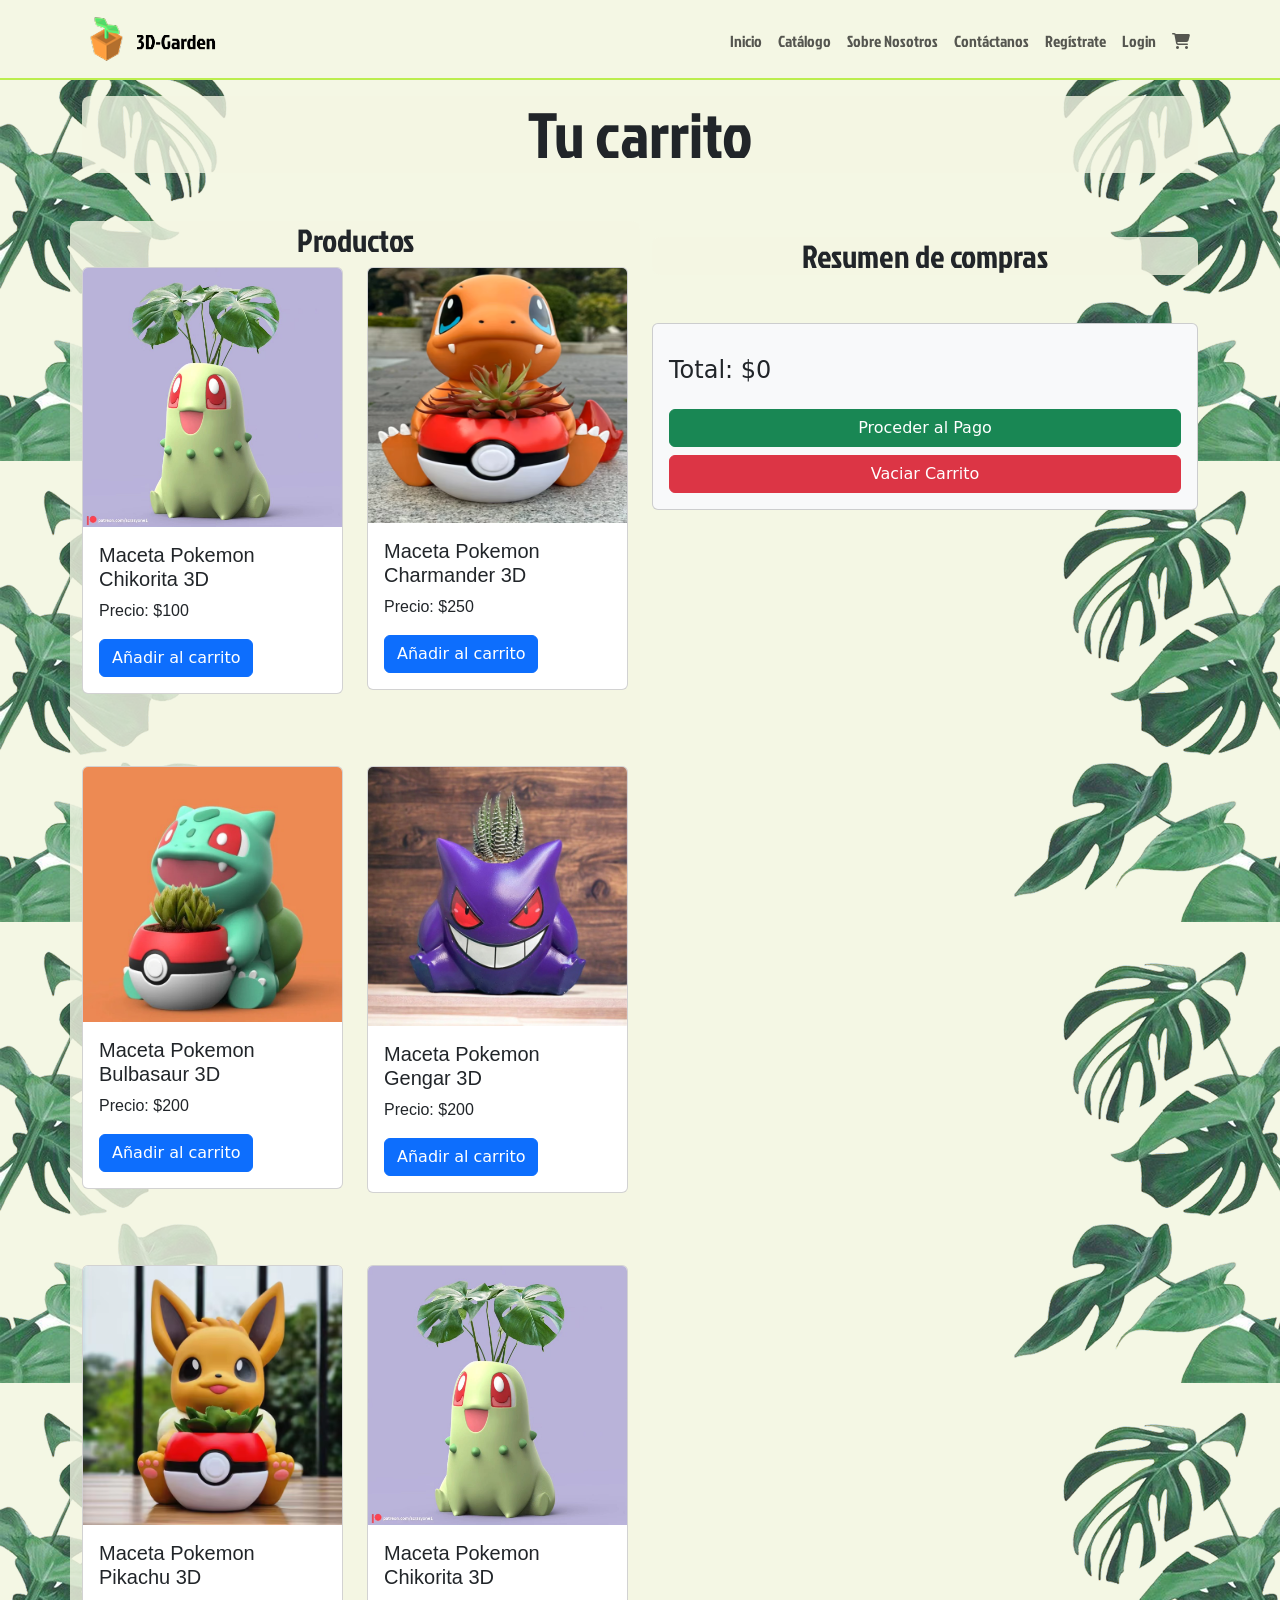
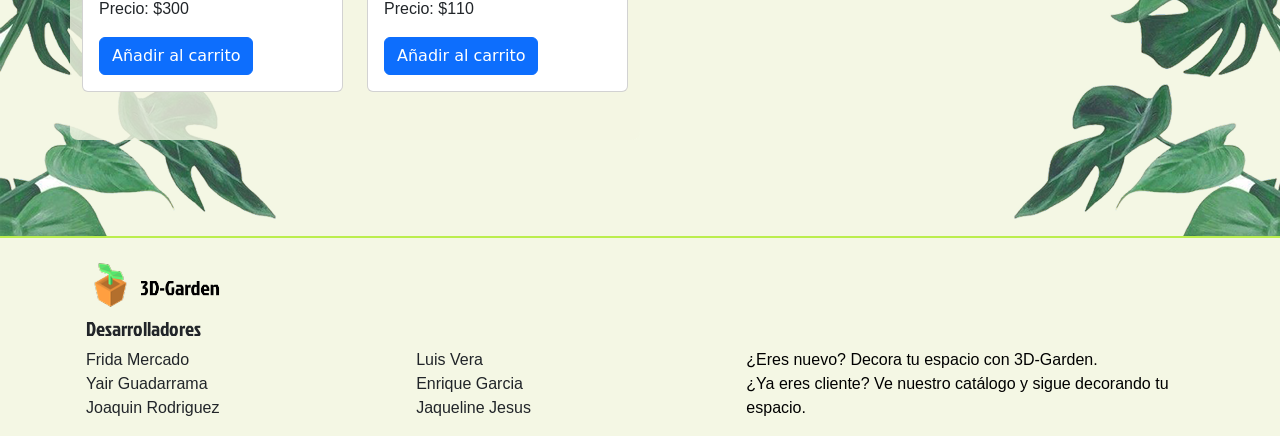
<file: src/main/resources/static/views/shopping-cart.html>
<!DOCTYPE html>
<html lang="es">
  <head>
    <meta charset="UTF-8" />
    <meta name="viewport" content="width=device-width, initial-scale=1.0" />
    <link
      href="https://cdn.jsdelivr.net/npm/bootstrap@5.3.3/dist/css/bootstrap.min.css"
      rel="stylesheet"
      integrity="sha384-QWTKZyjpPEjISv5WaRU9OFeRpok6YctnYmDr5pNlyT2bRjXh0JMhjY6hW+ALEwIH"
      crossorigin="anonymous"
    />
    <link rel="stylesheet" href="https://cdnjs.cloudflare.com/ajax/libs/font-awesome/6.5.1/css/all.min.css"/>
    <link rel="stylesheet" href="https://cdn.jsdelivr.net/npm/bootstrap-icons/font/bootstrap-icons.css">
    <link rel="stylesheet" href="../styles.css" />
    <link rel="stylesheet" href="https://fonts.googleapis.com/css2?family=Jockey+One&display=swap">
    <link rel="icon" href="../assets/meta-logo.png">
    <title>Carrito de compras</title>
  </head>
  <body id="container-grid">
    <header id="navbar-container" class="fixed-top"></header>
    <main class="pt-5">
      <section class=" container mt-5">
        <!-- Título grande para pantallas medianas en adelante -->
        <div class="container mb-5 bg-green-opacity rounded-3">
          <h1 class=" text-center display-3 d-none d-sm-block jockey">Tu carrito</h1>
        </div>
        <!-- Título pequeño para móviles -->
        <div class="container mb-5 bg-green-opacity rounded-3">
        <h1 class=" text-center display-5 d-block d-sm-none jockey">Tu carrito</h1>
        </div>
      </section>
      <div class="container mt-5 mb-5">

        <div class="row justify-content-center">
            <div class="col-md-6 bg-green-opacity rounded-3 mb-5">
                <h2 class="text-center jockey">Productos</h2>
                <div id="product-list" class="row g-4"></div>
            </div>
    
            <div class="col-md-6  mb-4">
              <div id="alert-container" class="mt-3"></div>
              <div class="bg-green-opacity rounded-3 mb-5 jockey">
                <h2 class="text-center">Resumen de compras</h2>
              </div>
                
                <div class="card p-3 bg-light text-dark">
                    <div id="cart-items"></div>
                    <h4 class="mt-3">Total: $<span id="total-price">0</span></h4>
                    <div class="d-grid gap-2 mt-3">
                      <button id="checkout-button" class="btn btn-success">Proceder al Pago</button>
                      <button id="clear-cart-button" class="btn btn-danger">Vaciar Carrito</button>
                    </div>    
            </div>
        </div>
    </div>
    
    </main>

    <footer id="footer-container"></footer>

    <script
      src="https://cdn.jsdelivr.net/npm/bootstrap@5.3.3/dist/js/bootstrap.bundle.min.js"
      integrity="sha384-YvpcrYf0tY3lHB60NNkmXc5s9fDVZLESaAA55NDzOxhy9GkcIdslK1eN7N6jIeHz"
      crossorigin="anonymous"
    ></script>
    <script src="../js/navbar.js"></script>
    <script src="../js/footer.js"></script>
    <script src="../js/carrito.js"></script>

  </body>
</html>
</file>
<file: src/main/resources/static/styles.css>
* {
  margin: 0;
  padding: 0;
  box-sizing: border-box;
}

html,
body {
  height: 100%; 
}

#container-grid {
  display: grid;
  grid-template-rows: 1fr auto;
  background-color: #f4f7e4 !important;
  min-height: 100%;
  width: 100%;
  background-image: url('./assets/hojas-bg.png'), url('./assets/hojas-bg-r.png');
  background-repeat: repeat-y; 
  background-position: left top, right top;
  background-size: auto; 
  flex-grow: 1;
}

#navbar-container {
  background-color: #f4f7e4;
  border-bottom: 2px solid #bbee4d;
  color: 38454c;
}

.navbar-logo {
  height: 62px;
}

.nav-link {
  font-family: "Jockey One", sans-serif;
}

.jockey {
  font-family: "Jockey One", sans-serif;
}

.roboto-flex {
  font-family: "Roboto Flex", sans-serif;
}

#footer-container {
  border-top: 2px solid #bbee4d;
  background-color: #f4f7e4;
}

.bg-green-opacity {
  background-color: rgba(244, 247, 228, 0.8);

}

.bg-blue {
  background-color: #C5EBE8 !important;
}

/* begin index.html style */
.office-card {
  background-image: url('./assets/office-card.jpg');
  height: 400px;
}

.red-card {
  background-color: #c6434e;
}

.kitchen-card {
  background-image: url('./assets/kitchen-card.jpg');
  height: 400px;
}

.green-card {
  background-color: #bbee4d;
}

.garden-card {
  background-image: url('./assets/garden-card.jpg');
  height: 400px;
}

.btn-custom-color {
  background-color: #37C7BD;
  transition: background-color 0.3s;
}

.btn-custom-color:hover {
  background-color: rgba(55, 199, 189, 0.8); /* Fondo con opacidad */
}

.product-link:hover .product-hover {
  transform: scale(1.05);
  transition: transform 0.3s ease-in-out;
}
.product-hover {
  transition: transform 0.3s ease-in-out;
}
/*End index.html styles*/

/* Estilos thank-you */
/* main {
  padding-top: 20px; 
  text-align: center;
} */
#marco {
  padding-top: 20px;
}

/* Contenedor principal */
.confirmation-container {
  background-color: #aae9e5; /* Verde */
  max-width: 600px; /* Ancho máximo */
  text-align: center;
  margin: 0 auto; /* Centrar el contenedor */
  padding: 30px;
  border-radius: 10px;
  box-shadow: 0 4px 8px rgba(0, 0, 0, 0.1);
  overflow: hidden; /* Evita que la imagen se salga del contenedor al moverse */
}

/* Imagen */
.confirmation-image {
  width: 100%; /* Ajustar al ancho del contenedor */
  max-width: 350px; /* Ancho máximo de la imagen */
  display: block;
  margin: 0 auto 30px; /* Centrar la imagen y espacio debajo */
  border-radius: 10px;
  transition: transform 0.3s ease; /* Suaviza la animación */
  display: block; /* Asegura que la imagen no tenga espacio extra debajo */
}
/* Efecto al pasar el cursor en la imagen */
.confirmation-image:hover {
  transform: scale(1.1); /*Escala la imagen al 110% de su tramaño*/
}

/* Contenedor de botones */
.button-container {
  display: flex;
  flex-direction: column;
  align-items: center;
  gap: 10px; /* Espacio entre botones */
}
/*

.btn {
  background-color: #37C7BD; 
  color: black; 
  padding: 10px 20px;
  text-decoration: none;
  border-radius: 25px; 
  font-size: 1em;
  width: 80%; 
  max-width: 300px; 
  text-align: center;
  transition: background-color 0.3s ease;
}

.btn:hover {
  background-color: #3da59e; 
} */


/* Mensaje de agradecimiento */
.thank-you-message {
  margin-top: 30px;
  font-size: 25px;
  color: #C6434E;
  padding-bottom: 20px;
}


.us-banner {
  width: 100vw; 
  overflow: hidden; 
}

.us-banner-img img {
  width: 100%; 
  height: auto;
  display: block;
}

.us-story .timeline-item {
  display: flex;
  align-items: center;
  width: 100%;
  padding-top: 20px;
  padding-right: 20px;
  padding-bottom: 20px;
}

.us-story .date-bar {
  padding-top: 15px;
  padding-bottom: 15px;
  color: black;
  font-weight: bolder;
  text-align: center;
  width: 50%;
  font-family: "Jockey One", sans-serif;
}

.us-story .image-container {
  width: 160px;
  height: 160px;
  border-radius: 50%;
  overflow: hidden;
  margin-left: -30px;
  margin-right: 30px;
  box-shadow: 5px 5px 15px rgba(0, 0, 0, 0.5); /* Sombra con difuminado */
  border-radius: 50%; /* Mantiene la forma circular */
}

.us-story .image-container img {
  width: 100%;
  height: 100%;
  object-fit: cover;
}

.us-story .image-container img:hover {
  transform: rotate(10deg);
  transition-duration: 1s;
}

.us-story .text-container {
  flex: 1;
  color: 38454C;
  font-family: "Roboto flex", sans-serif;
}

@media (max-width: 768px) {
  .us-story .timeline-item {
    flex-direction: column; /* Hace que los elementos se apilen */
    text-align: center;
  }

  .us-story .image-container {
    margin: 10px auto; /* Centra la imagen */
  }

  .us-story .date-bar {
    width: 100%; /* Opcional: Reducir la barra en móviles */
  }

  .us-story .text-container {
    width: 80%; /* Ajusta el ancho del texto */
  }
}

.social-links {
  display: flex;
  gap: 15px; /* Espacio entre íconos */
  justify-content: center;
  margin-top: 10px;
}

.social-links a {
  color: #202020;
  text-decoration: none;
  transition: color 0.3s ease;
}

.social-links a:hover {
  color: #0077b5;
}

.social-links a:nth-child(2):hover {
  color: #798b7f;
}

#us-team-container .card-img-top {
  box-shadow: 5px 5px 15px rgba(0, 0, 0, 0.5); /* Sombra con difuminado */
  border-radius: 50%; /* Mantiene la forma circular */
  width: 150px;
  height: 150px;
  object-fit: cover; /* Para mantener la proporción sin deformarse */
}

#us-team-cards .card-img-top:hover {
  transform: scale(1.2);
  transition-duration: 0.5s;
}

#us-team-container .card {
  background-color: transparent !important; /* Quita el fondo blanco */
  border: none !important; /* Quita los bordes */
  box-shadow: none !important; /* Si Bootstrap agrega sombra, la elimina */
}

/*Begin products styles*/
.products *{
  color: #38454C;
}

.products button{
  background-color: #37C7BD;
}

.products button:hover{
  color: #38454C;
}

.products .btn.dropdown-toggle.show {
  background-color: #2da89c;
  color: #38454C;
}

.btn-custom-dropdown:focus,
.btn-custom-dropdown:active,
.btn-custom-dropdown.active,
.btn-custom-dropdown.show {
  background-color: #ffffff !important;
  color: #38454C !important;
  box-shadow: none !important;
}

.products-img{
  height: 40%;
  width: 90%;
  margin-top: 5%;
  object-fit: cover;
}

.card-title-products{
  height: 45px;
}

.card-text-product{
  height: 90px;
  overflow: hidden;
}

.bg-white-opacity {
  background-color: rgba(255, 255, 255, 0.514);
}

.col-product{
  height: 440px;
}

.modal-backdrop {
  position: fixed;
  top: 0;
  left: 0;
  width: 100%;
  height: 100%;
}

.modal-dialog {
  margin: 1.75rem auto;
  position: relative;
  top: 10%;
  transform: none;
  width: 60%;
}

@media (min-width: 200px),(max-width: 600px) {
  .modal-dialog {
    width: 90%;
    margin: 0 auto;
    padding-right: 0px;
  }
}
/*End products styles*/

/* Estilos para el toast responsivo */
.toast {
  max-width: 90%; /* Limita el ancho máximo del toast */
  margin: 0 auto; /* Centra el toast horizontalmente */
}

@media (min-width: 576px) {
  .toast {
    max-width: 400px; /* Ajusta el ancho máximo para pantallas más grandes */
  }
}

/*Start management styles*/
.management-img{
  max-width: 175px;
  height: auto;
}
/*End management styles*/

/* 
Shopping cart review
.container-mt-4 {
  background-color: rgba(243, 65, 41, 0.493);
  border-radius: 6px;
  padding: 15px;
  font-family: "Jockey One", sans-serif;
  max-width: 1000px;
  margin: 0 auto; 
  padding-left: 30px; 
  padding-right: 30px; 
  border: 2px solid rgba(0, 0, 0, 0.158); 
  text-align: center;
} */

/*--------------LOGIN----------------------*/

.carousel {
  max-width: 450px; /* Ancho máximo del carrusel */
  margin: auto; /* Centrar el carrusel */
  text-align: center;
}

.carousel img {
  width: 40vw; /* Hace que la imagen se ajuste al carrusel */
  height: auto; /* Altura fija para todas las imágenes */
  max-height: 500px;
  object-fit: cover; /* Recorta la imagen para que llene el espacio sin deformarse */
  border-radius: 10px; /* Bordes redondeados opcionales */
}

.bg-blue {
  background-color: #C5EBE8 !important; /* Fondo azul */
}


.login-container{
  margin: 0em;
  padding: 5em;
/*background-color: #C5EBE8 !important; /* Fondo azul */
  border-radius: 10px;
  margin-top: -2em;  
}

@media (max-width: 768px) {
  .login-container {
    padding: 2em; /* Reduce el padding en pantallas más pequeñas */
    margin-top: -1em; /* Ajusta el margen superior */
  }
}
@media (max-width: 576px) {
  .login-container {
    padding: 1em; /* Reduce aún más el padding en pantallas muy pequeñas */
    margin-top: -0.5em; /* Ajusta el margen superior */
  }
}
@media (max-width: 320px) {
  .login-container {
    padding: 0.5em; /* Reduce aún más el padding en pantallas muy pequeñas */
    margin-top: -0.5em; /* Ajusta el margen superior */
  }
}


/* Estilos de texto responsivos */
.responsive-title {
  font-size: 3rem;
}

@media (max-width: 768px) {
  .responsive-title {
    font-size: 1rem;
  }
}

@media (max-width: 576px) {
  .responsive-title {
    font-size: 1.5rem;
  }
}

.responsive-subtitle {
  font-size: 1.5rem;
}

@media (max-width: 768px) {
  .responsive-subtitle {
    font-size: 1.2rem;
  }
}

@media (max-width: 576px) {
  .responsive-subtitle {
    font-size: 1rem;
  }
}

.responsive-form {
  font-size: 1.3rem;
}
@media (max-width: 920px) {
  .responsive-form {
    font-size: 1.1rem;
  }
}
@media (max-width: 576px) {
  .responsive-form {
    font-size: 0.9rem;
  }
}
@media (max-width: 320px){
  .responsive-form {
    font-size: 0.7rem;
  }
}

/* Texto debajo del carrusel */
.carousel-text {
  font-size: 1.25rem;
  text-align: center;
  margin-top: 0.5rem;
  color: #38454C;
}

@media (max-width: 768px) {
  .carousel-text {
    font-size: 1rem;
  }
}

@media (max-width: 576px) {
  .carousel-text {
    font-size: 0.9rem;
  }
}

.login-intro-text {
  font-size: 1.3rem;
}

@media (max-width: 768px) {
  .login-intro-text {
    font-size: 1.1rem;
  }
}

@media (max-width: 576px) {
  .login-intro-text {
    font-size: 0.95rem;
  }
}

/* Estilo para titulo principal*/

.titulo{
  font-family: "Jockey One", sans-serif;
  font-size: auto;
  margin-top: -1em;
}
</file>
